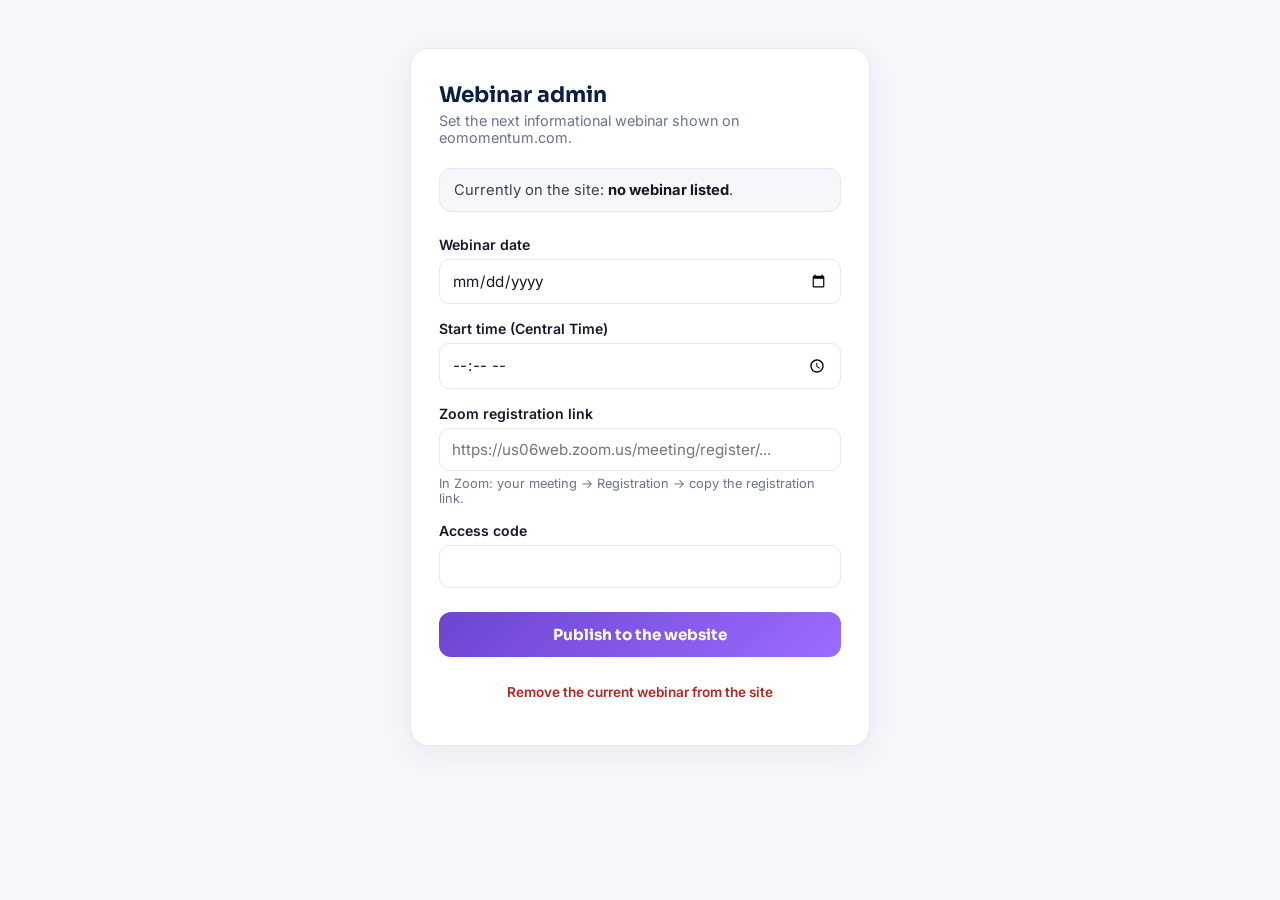
<file: admin.html>
<!DOCTYPE html>
<html lang="en">
<head>
  <meta charset="utf-8" />
  <meta name="viewport" content="width=device-width, initial-scale=1" />
  <meta name="robots" content="noindex, nofollow" />
  <title>EO Momentum - Webinar Admin</title>
  <link rel="preconnect" href="https://fonts.googleapis.com" />
  <link rel="preconnect" href="https://fonts.gstatic.com" crossorigin />
  <link href="https://fonts.googleapis.com/css2?family=Sora:wght@600;700&family=Inter:wght@400;500;600&display=swap" rel="stylesheet" />
  <link rel="icon" type="image/png" sizes="32x32" href="assets/eo-favicon-32.png" />
  <style>
    :root {
      --eo-navy: #0A1F44; --purple: #6D45D0; --violet: #9B6BFF;
      --ink: #16182a; --body: #3a3f55; --muted: #6b7290;
      --line: #e6e8f0; --bg-soft: #f6f7fb; --ok: #147a4d; --err: #b3261e;
    }
    * { box-sizing: border-box; margin: 0; }
    body {
      font-family: 'Inter', system-ui, sans-serif; color: var(--body);
      background: var(--bg-soft); min-height: 100vh; display: flex;
      align-items: flex-start; justify-content: center; padding: 48px 16px;
    }
    .card {
      background: #fff; border: 1px solid var(--line); border-radius: 18px;
      padding: 32px 28px; width: 100%; max-width: 460px;
      box-shadow: 0 8px 30px rgba(10, 31, 68, 0.06);
    }
    h1 { font-family: 'Sora', sans-serif; color: var(--eo-navy); font-size: 1.35rem; margin-bottom: 4px; }
    .sub { color: var(--muted); font-size: 0.9rem; margin-bottom: 22px; }
    .status {
      background: var(--bg-soft); border: 1px solid var(--line); border-radius: 12px;
      padding: 12px 14px; font-size: 0.92rem; margin-bottom: 24px;
    }
    .status strong { color: var(--ink); }
    label { display: block; font-weight: 600; color: var(--ink); font-size: 0.88rem; margin: 16px 0 6px; }
    input {
      width: 100%; padding: 11px 12px; border: 1px solid var(--line); border-radius: 10px;
      font: inherit; font-size: 0.95rem; color: var(--ink); background: #fff;
    }
    input:focus { outline: 2px solid var(--violet); outline-offset: 1px; border-color: var(--violet); }
    .row { display: flex; gap: 12px; }
    .row > div { flex: 1; }
    .hint { color: var(--muted); font-size: 0.8rem; margin-top: 5px; }
    button {
      font-family: 'Sora', sans-serif; font-weight: 700; font-size: 0.95rem;
      border: none; border-radius: 12px; padding: 13px 18px; cursor: pointer; width: 100%;
    }
    .publish { background: linear-gradient(135deg, #6D45D0 0%, #9B6BFF 100%); color: #fff; margin-top: 24px; }
    .publish:hover { filter: brightness(1.07); }
    .remove { background: none; color: var(--err); font-weight: 600; font-family: 'Inter', sans-serif; font-size: 0.85rem; margin-top: 14px; }
    .remove:hover { text-decoration: underline; }
    button:disabled { opacity: 0.55; cursor: default; }
    .msg { margin-top: 18px; font-size: 0.92rem; border-radius: 10px; padding: 12px 14px; display: none; }
    .msg.ok { display: block; background: #eaf6f0; color: var(--ok); }
    .msg.err { display: block; background: #fdeceb; color: var(--err); }
    @media (prefers-color-scheme: dark) {
      body { background: #0d1226; }
      .card { background: #141a33; border-color: #26304f; box-shadow: none; }
      h1 { color: #fff; }
      body, .status { color: #b9c0d8; }
      .status { background: #0d1226; border-color: #26304f; }
      label, input, .status strong { color: #e8eaf4; }
      input { background: #0d1226; border-color: #26304f; }
      .msg.ok { background: #10301f; color: #7fd6a6; }
      .msg.err { background: #3a1512; color: #f2a099; }
    }
  </style>
</head>
<body>
  <div class="card">
    <h1>Webinar admin</h1>
    <p class="sub">Set the next informational webinar shown on eomomentum.com.</p>

    <div class="status" id="status">Checking what's currently on the site&hellip;</div>

    <form id="form">
      <label for="date">Webinar date</label>
      <input type="date" id="date" required />

      <label for="time">Start time (Central Time)</label>
      <input type="time" id="time" required />

      <label for="link">Zoom registration link</label>
      <input type="url" id="link" placeholder="https://us06web.zoom.us/meeting/register/..." required />
      <p class="hint">In Zoom: your meeting &rarr; Registration &rarr; copy the registration link.</p>

      <label for="code">Access code</label>
      <input type="password" id="code" autocomplete="current-password" required />

      <button type="submit" class="publish" id="publishBtn">Publish to the website</button>
      <button type="button" class="remove" id="removeBtn">Remove the current webinar from the site</button>
    </form>

    <div class="msg" id="msg"></div>
  </div>

  <script>
    var msg = document.getElementById('msg');
    var statusBox = document.getElementById('status');
    var publishBtn = document.getElementById('publishBtn');
    var removeBtn = document.getElementById('removeBtn');

    fetch('/webinar.json', { cache: 'no-store' })
      .then(function (r) { return r.json(); })
      .then(function (w) {
        statusBox.innerHTML = (w && w.enabled && w.displayText)
          ? 'Currently on the site: <strong>' + w.displayText + '</strong>'
          : 'Currently on the site: <strong>no webinar listed</strong>.';
      })
      .catch(function () { statusBox.textContent = 'Could not check the current webinar.'; });

    function send(payload) {
      msg.className = 'msg';
      publishBtn.disabled = true; removeBtn.disabled = true;
      publishBtn.textContent = 'Saving…';
      return fetch('/api/webinar', {
        method: 'POST',
        headers: { 'Content-Type': 'application/json' },
        body: JSON.stringify(payload)
      })
        .then(function (r) { return r.json().then(function (j) { return { ok: r.ok, j: j }; }); })
        .then(function (res) {
          msg.className = res.ok ? 'msg ok' : 'msg err';
          msg.textContent = res.ok ? res.j.message : (res.j.error || 'Something went wrong.');
        })
        .catch(function () {
          msg.className = 'msg err';
          msg.textContent = 'Could not reach the server. Check your connection and try again.';
        })
        .finally(function () {
          publishBtn.disabled = false; removeBtn.disabled = false;
          publishBtn.textContent = 'Publish to the website';
        });
    }

    document.getElementById('form').addEventListener('submit', function (e) {
      e.preventDefault();
      send({
        action: 'publish',
        code: document.getElementById('code').value,
        date: document.getElementById('date').value,
        time: document.getElementById('time').value,
        link: document.getElementById('link').value.trim()
      });
    });

    removeBtn.addEventListener('click', function () {
      var code = document.getElementById('code').value;
      if (!code) {
        msg.className = 'msg err';
        msg.textContent = 'Enter the access code first, then click remove.';
        return;
      }
      if (!confirm('Remove the webinar from the website?')) return;
      send({ action: 'remove', code: code });
    });
  </script>
</body>
</html>
</file>
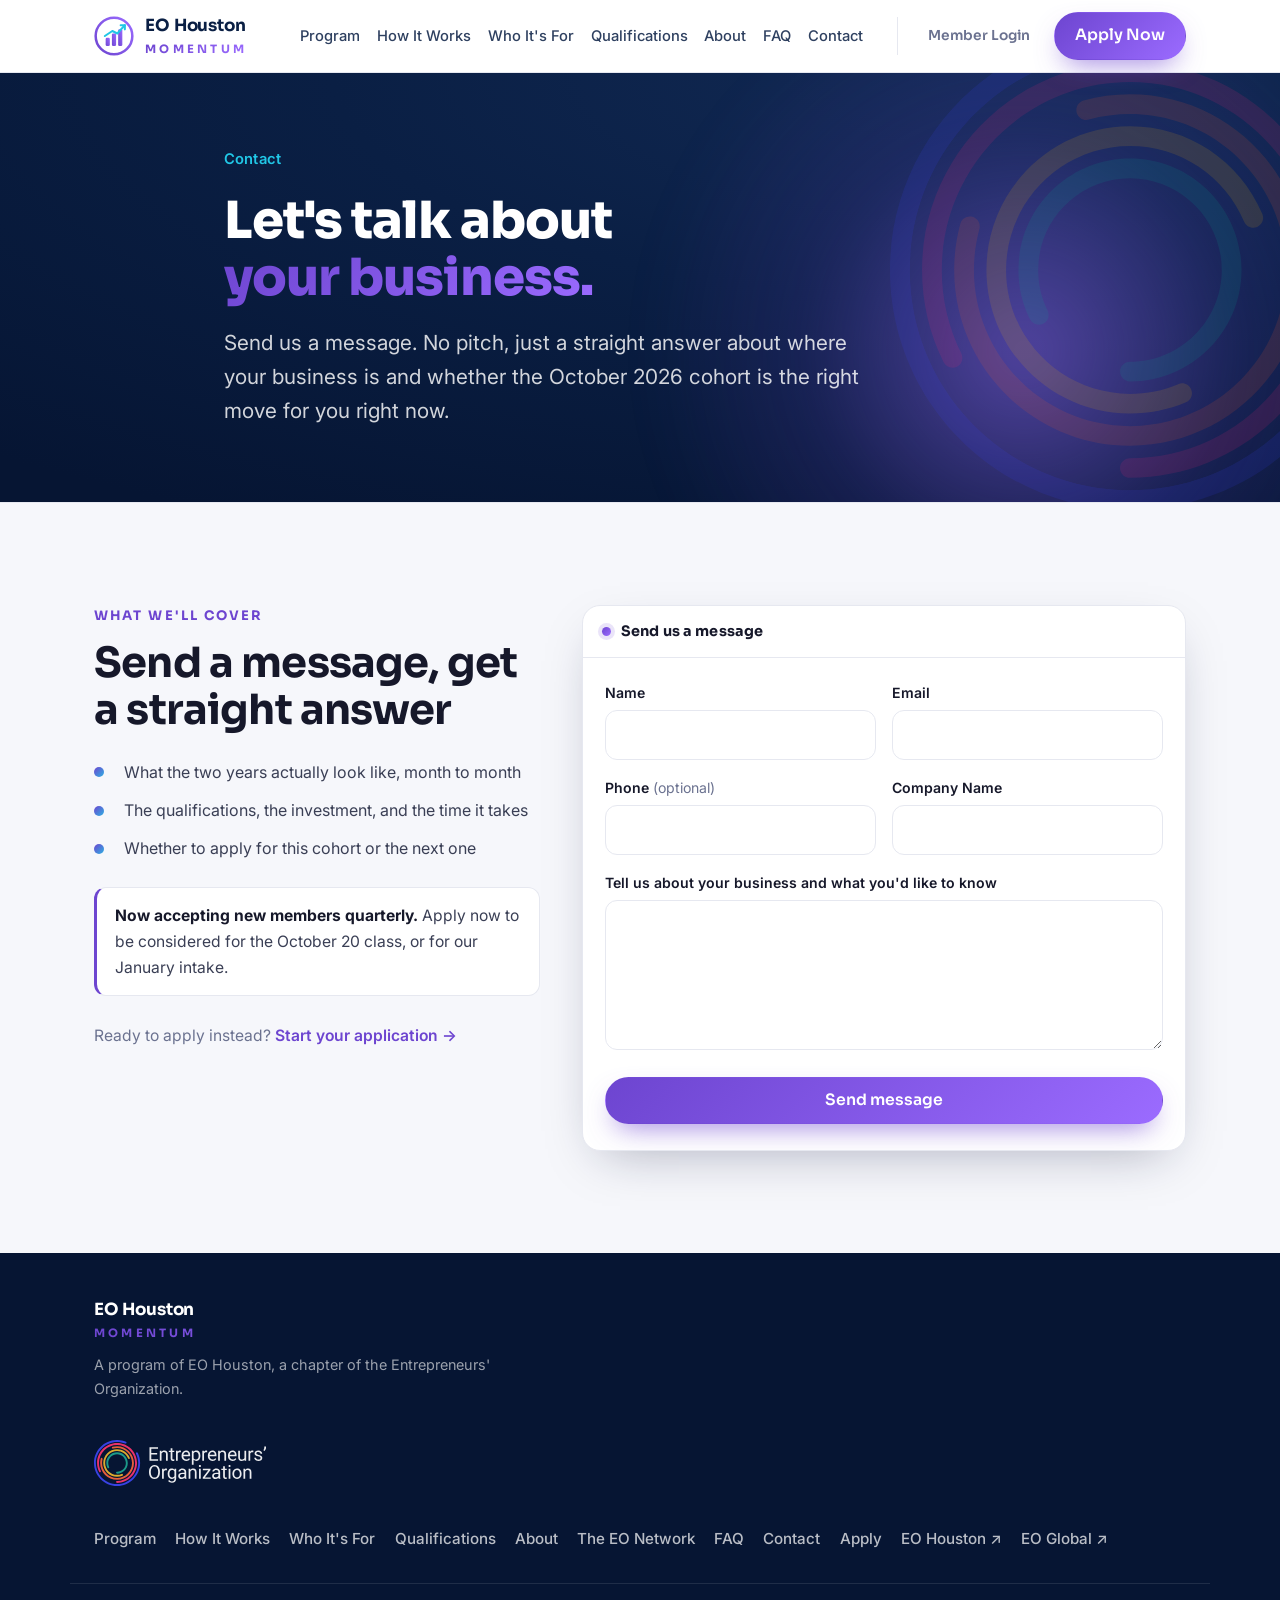
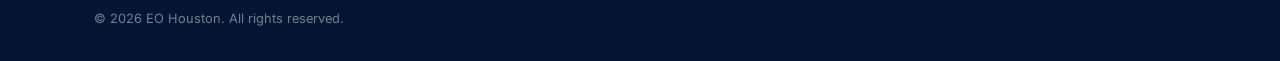
<file: contact.html>
<!DOCTYPE html>
<html lang="en">
<head>
  <meta charset="UTF-8" />
  <meta name="viewport" content="width=device-width, initial-scale=1.0" />
  <title>Contact | EO Houston Momentum</title>
  <meta name="description" content="Send us a message about EO Houston Momentum. A straight answer about your business and whether the October 2026 cohort is the right fit." />
  <meta name="robots" content="index, follow" />
  <meta property="og:title" content="Contact | EO Houston Momentum" />
  <meta property="og:description" content="Send us a message about EO Houston Momentum. No pitch, just a straight conversation about your business." />
  <meta property="og:type" content="website" />
  <meta property="og:url" content="https://eomomentum.com/contact" />
  <meta property="og:image" content="https://eomomentum.com/assets/og-image.png" />
  <meta property="og:image:width" content="1200" />
  <meta property="og:image:height" content="630" />
  <meta property="og:image:alt" content="EO Houston Momentum. Stop grinding. Start growing." />
  <meta name="twitter:card" content="summary_large_image" />
  <meta name="twitter:title" content="Contact | EO Houston Momentum" />
  <meta name="twitter:description" content="Send us a message about EO Houston Momentum." />
  <meta name="twitter:image" content="https://eomomentum.com/assets/og-image.png" />
  <link rel="canonical" href="https://eomomentum.com/contact" />
  <link rel="preconnect" href="https://fonts.googleapis.com" />
  <link rel="preconnect" href="https://fonts.gstatic.com" crossorigin />
  <link href="https://fonts.googleapis.com/css2?family=Sora:wght@400;600;700;800&family=Inter:wght@400;500;600;700&display=swap" rel="stylesheet" />
  <link rel="icon" type="image/png" sizes="32x32" href="assets/eo-favicon-32.png" />
  <link rel="apple-touch-icon" href="assets/eo-apple-touch.png" />
  <link rel="stylesheet" href="styles.css" />
  <!-- Google tag (gtag.js) -->
  <script async src="https://www.googletagmanager.com/gtag/js?id=G-NMEJ7BV822"></script>
  <script>
    window.dataLayer = window.dataLayer || [];
    function gtag(){dataLayer.push(arguments);}
    gtag('js', new Date());
    gtag('config', 'G-NMEJ7BV822');
  </script>
</head>
<body>

  <!-- ===== Header ===== -->
  <header class="site-header" id="top">
    <div class="container header-inner">
      <a href="/" class="brand" aria-label="EO Houston Momentum home">
        <span class="brand-mark" aria-hidden="true">
          <svg viewBox="0 0 48 48" width="40" height="40" role="img" aria-label="Momentum mark">
            <defs>
              <linearGradient id="mg" x1="0" y1="1" x2="1" y2="0">
                <stop offset="0" stop-color="#6D45D0" />
                <stop offset="1" stop-color="#9B6BFF" />
              </linearGradient>
            </defs>
            <circle cx="24" cy="24" r="22" fill="none" stroke="url(#mg)" stroke-width="3" />
            <rect x="14" y="26" width="5" height="10" rx="1.5" fill="url(#mg)" />
            <rect x="21.5" y="21" width="5" height="15" rx="1.5" fill="url(#mg)" />
            <rect x="29" y="16" width="5" height="20" rx="1.5" fill="url(#mg)" />
            <path d="M13 24 L22 18 L28 21 L37 11" fill="none" stroke="#21C7E6" stroke-width="2.5" stroke-linecap="round" stroke-linejoin="round" />
            <path d="M32 11 L37 11 L37 16" fill="none" stroke="#21C7E6" stroke-width="2.5" stroke-linecap="round" stroke-linejoin="round" />
          </svg>
        </span>
        <span class="brand-text">
          <strong>EO Houston</strong>
          <span class="brand-sub">MOMENTUM</span>
        </span>
      </a>

      <nav class="nav" aria-label="Primary">
        <a href="/#program">Program</a>
        <a href="/#journey">How It Works</a>
        <a href="/#fit">Who It's For</a>
        <a href="/#invest">Qualifications</a>
        <a href="/#about">About</a>
        <a href="/#faq">FAQ</a>
        <a href="/contact" aria-current="page">Contact</a>
      </nav>

      <a class="header-login" href="https://eohouston.chapterpro.com/index.php?frontend=1" target="_blank" rel="noopener">Member Login</a>
      <a class="btn btn-primary header-cta" href="/#admissions" data-ga-apply="header_nav">Apply Now</a>

      <button class="nav-toggle" aria-label="Toggle menu" aria-expanded="false">
        <span></span><span></span><span></span>
      </button>
    </div>
    <div class="mobile-nav" hidden>
      <a href="/#program">Program</a>
      <a href="/#journey">How It Works</a>
      <a href="/#fit">Who It's For</a>
      <a href="/#invest">Qualifications</a>
      <a href="/#about">About</a>
      <a href="/#eo">The EO Network</a>
      <a href="/#partners">Partners</a>
      <a href="/#faq">FAQ</a>
      <a href="/contact" aria-current="page">Contact</a>
      <a href="https://eohouston.com" target="_blank" rel="noopener">EO Houston &#8599;</a>
      <a href="https://eohouston.chapterpro.com/index.php?frontend=1" target="_blank" rel="noopener">Member Login</a>
      <a href="/#admissions" class="btn btn-primary" data-ga-apply="mobile_nav">Apply Now</a>
    </div>
  </header>
  <!-- ===== Page hero ===== -->
  <section class="hero hero-compact">
    <div class="hero-glow" aria-hidden="true"></div>
    <img src="assets/eo-mark.svg" class="hero-mark" alt="" aria-hidden="true" />
    <div class="container hero-inner">
      <p class="eyebrow">Contact</p>
      <h1>Let's talk about<br /><span class="grad-text">your business.</span></h1>
      <p class="hero-lead">
        Send us a message. No pitch, just a straight answer about where your business is
        and whether the October 2026 cohort is the right move for you right now.
      </p>
    </div>
  </section>

  <!-- ===== Contact form ===== -->
  <section class="section section-talk" id="book">
    <div class="container talk-grid">
      <div class="talk-copy">
        <p class="kicker">What we'll cover</p>
        <h2>Send a message, get a straight answer</h2>
        <ul class="talk-points">
          <li>What the two years actually look like, month to month</li>
          <li>The qualifications, the investment, and the time it takes</li>
          <li>Whether to apply for this cohort or the next one</li>
        </ul>
        <p class="talk-deadline">
          <strong>Now accepting new members quarterly.</strong> Apply now to be considered for the October 20 class, or for our January intake.
        </p>
        <p class="talk-apply">
          Ready to apply instead?
          <a href="https://docs.google.com/forms/d/e/1FAIpQLSeicrKfptvb-ctvSiq_5z97gZiCk55enUbDkQiiE6VKNJATjg/viewform" target="_blank" rel="noopener" data-ga-apply="contact_page">Start your application &rarr;</a>
        </p>
      </div>

      <div class="talk-embed">
        <div class="talk-embed-head">
          <span class="talk-dot" aria-hidden="true"></span>
          <span>Send us a message</span>
        </div>
        <form class="contact-form" id="contactForm" novalidate>
          <div class="cf-row">
            <div class="cf-field">
              <label for="cf-name">Name</label>
              <input type="text" id="cf-name" name="name" autocomplete="name" required />
            </div>
            <div class="cf-field">
              <label for="cf-email">Email</label>
              <input type="email" id="cf-email" name="email" autocomplete="email" required />
            </div>
          </div>
          <div class="cf-row">
            <div class="cf-field">
              <label for="cf-phone">Phone <span class="cf-optional">(optional)</span></label>
              <input type="tel" id="cf-phone" name="phone" autocomplete="tel" />
            </div>
            <div class="cf-field">
              <label for="cf-company">Company Name</label>
              <input type="text" id="cf-company" name="company" autocomplete="organization" required />
            </div>
          </div>
          <div class="cf-field">
            <label for="cf-message">Tell us about your business and what you'd like to know</label>
            <textarea id="cf-message" name="message" rows="5" required></textarea>
          </div>
          <!-- honeypot, left blank by real visitors -->
          <div class="cf-hp" aria-hidden="true">
            <label for="cf-website">Website</label>
            <input type="text" id="cf-website" name="website" tabindex="-1" autocomplete="off" />
          </div>
          <button type="submit" class="btn btn-primary cf-submit" id="cfSubmit">Send message</button>
          <div class="cf-msg" id="cfMsg" role="status"></div>
        </form>
      </div>
    </div>
  </section>

  <!-- ===== Footer ===== -->
  <footer class="site-footer">
    <div class="container footer-inner">
      <div class="footer-brand">
        <span class="brand-text">
          <strong>EO Houston</strong>
          <span class="brand-sub">MOMENTUM</span>
        </span>
        <p>A program of EO Houston, a chapter of the Entrepreneurs' Organization.</p>
        <a class="footer-eo" href="https://eohouston.com" target="_blank" rel="noopener" aria-label="Visit EO Houston, part of the Entrepreneurs' Organization">
          <img src="assets/eo-logo-color-white.svg" alt="Entrepreneurs' Organization" width="222" height="60" />
        </a>
      </div>
      <nav class="footer-nav" aria-label="Footer">
        <a href="/#program">Program</a>
        <a href="/#journey">How It Works</a>
        <a href="/#fit">Who It's For</a>
        <a href="/#invest">Qualifications</a>
        <a href="/#about">About</a>
        <a href="/#eo">The EO Network</a>
        <a href="/#faq">FAQ</a>
        <a href="/contact">Contact</a>
        <a href="/#admissions">Apply</a>
        <a href="https://eohouston.com" target="_blank" rel="noopener">EO Houston &#8599;</a>
        <a href="https://www.eonetwork.org" target="_blank" rel="noopener">EO Global &#8599;</a>
      </nav>
    </div>
    <div class="container footer-legal">
      <p>&copy; <span id="year">2026</span> EO Houston. All rights reserved.</p>
    </div>
  </footer>
  <script src="main.js"></script>
</body>
</html>
</file>
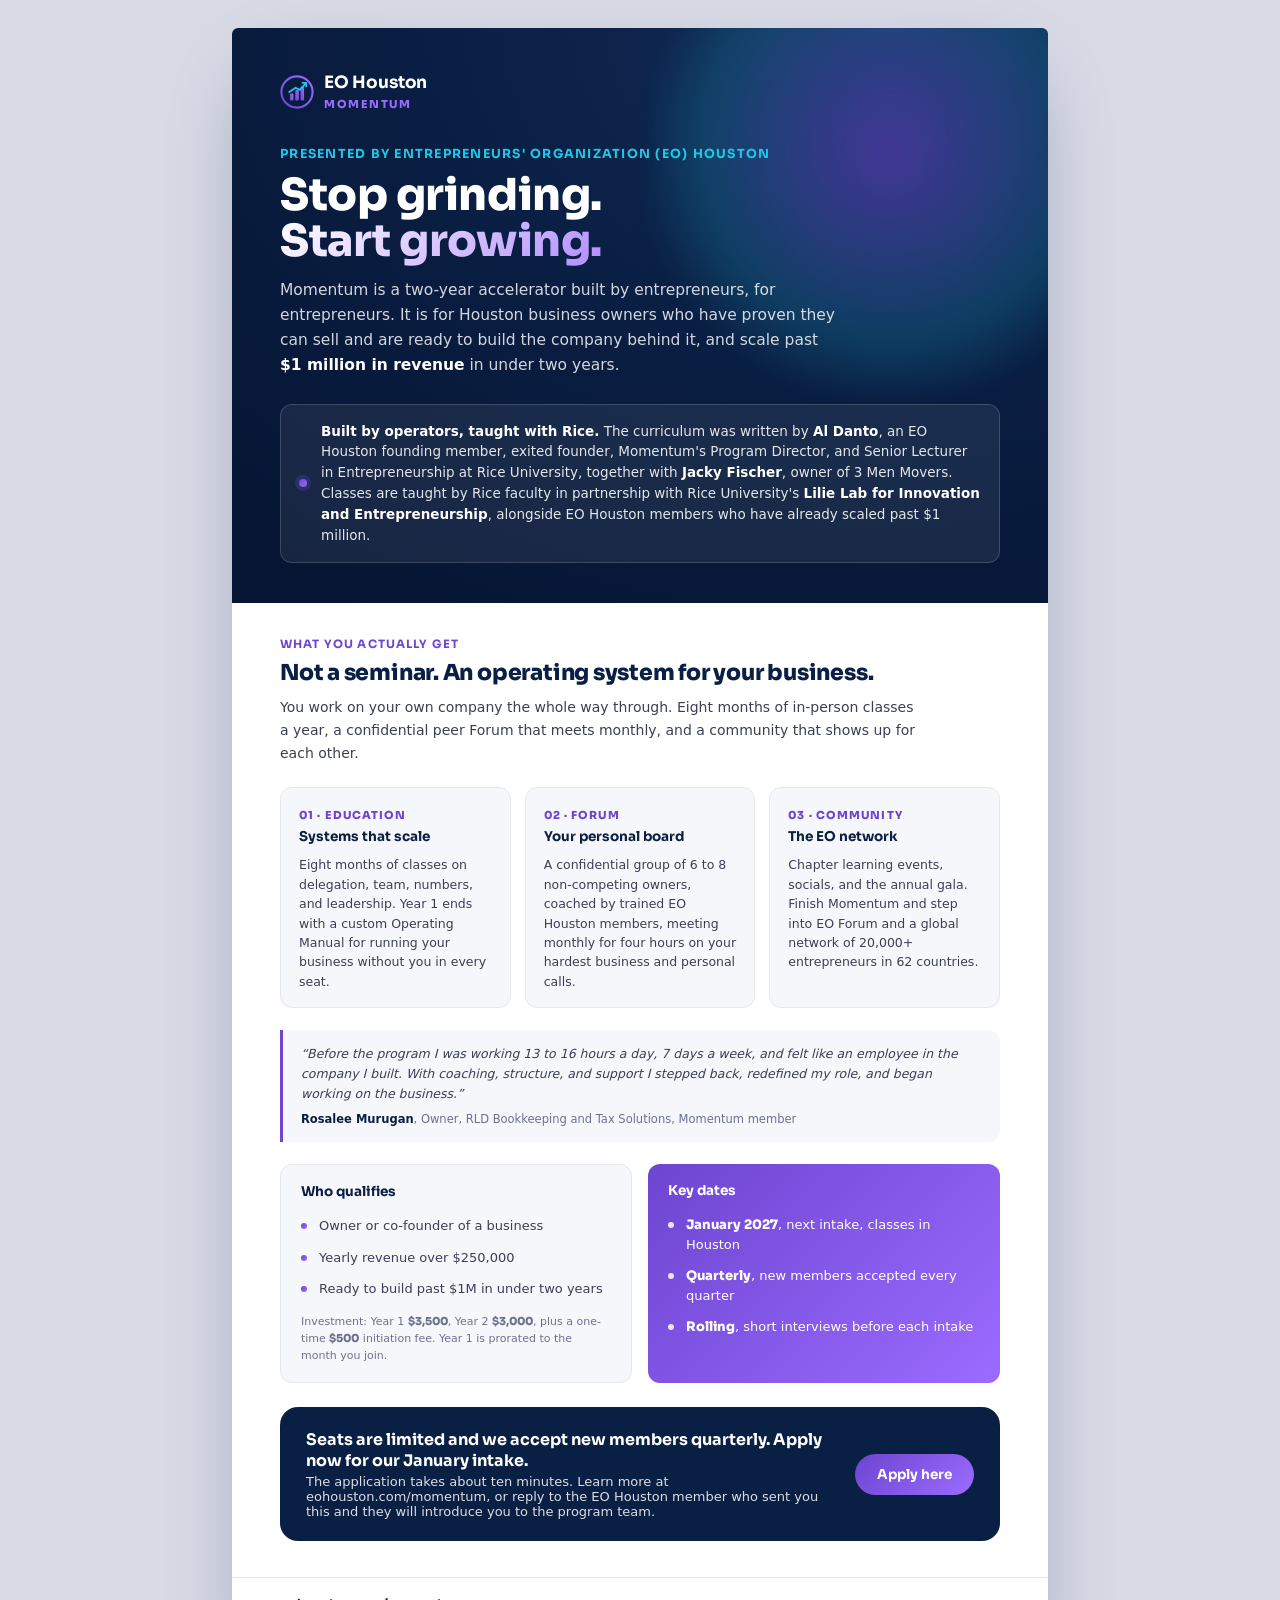
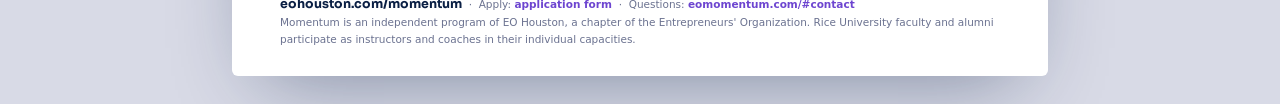
<file: referral-flier.html>
<!DOCTYPE html>
<html lang="en">
<head>
  <meta charset="utf-8" />
  <meta name="viewport" content="width=device-width, initial-scale=1" />
  <title>EO Houston Momentum &mdash; Referred by an EO Houston member</title>
  <meta name="robots" content="noindex, nofollow" />
  <link rel="preconnect" href="https://fonts.googleapis.com" />
  <link rel="preconnect" href="https://fonts.gstatic.com" crossorigin />
  <link href="https://fonts.googleapis.com/css2?family=Sora:wght@700;800&display=swap" rel="stylesheet" />
  <link rel="icon" type="image/png" sizes="32x32" href="assets/eo-favicon-32.png" />
  <style>
    :root {
      --eo-navy: #0A1F44;
      --eo-navy-deep: #061533;
      --eo-navy-soft: #122a55;
      --purple: #6D45D0;
      --violet: #9B6BFF;
      --cyan: #21C7E6;
      --ink: #16182a;
      --body: #3a3f55;
      --muted: #6b7290;
      --line: #e6e8f0;
      --bg-soft: #f6f7fb;
      --grad: linear-gradient(135deg, #6D45D0 0%, #9B6BFF 100%);
      --radius: 18px;
      --radius-sm: 12px;
      --shadow: 0 18px 50px -20px rgba(16, 22, 60, 0.35);
    }
    * { box-sizing: border-box; }
    body {
      margin: 0; background: #d8dae6;
      font-family: -apple-system, BlinkMacSystemFont, "Segoe UI", system-ui, sans-serif;
      color: var(--body); display: flex; justify-content: center; align-items: flex-start;
      padding: 28px 12px;
    }
    .sheet {
      width: 816px; max-width: 100%; background: #fff; border-radius: 6px;
      overflow: hidden; box-shadow: 0 30px 80px -30px rgba(10,31,68,0.45);
    }
    .hero {
      position: relative; overflow: hidden;
      background: radial-gradient(120% 120% at 80% 0%, var(--eo-navy-soft) 0%, var(--eo-navy) 45%, var(--eo-navy-deep) 100%);
      padding: 44px 48px 40px; color: #fff;
    }
    .hero-glow {
      position: absolute; inset: -20% -10% auto auto; width: 480px; height: 480px;
      background: radial-gradient(circle, rgba(109,69,208,0.55) 0%, rgba(33,199,230,0.18) 55%, transparent 75%);
      filter: blur(10px); pointer-events: none;
    }
    .brand { display: flex; align-items: center; gap: 10px; position: relative; z-index: 1; }
    .brand-text strong { font-family: 'Sora', sans-serif; font-size: 17px; letter-spacing: -0.01em; display: block; }
    .brand-text span { font-family: 'Sora', sans-serif; font-size: 11px; font-weight: 800; letter-spacing: 0.14em; color: var(--violet); }
    .eyebrow {
      position: relative; z-index: 1; margin: 34px 0 10px;
      font-family: 'Sora', sans-serif; font-weight: 700; font-size: 12.5px;
      letter-spacing: 0.1em; text-transform: uppercase; color: var(--cyan);
    }
    .headline {
      position: relative; z-index: 1; margin: 0 0 14px;
      font-family: 'Sora', sans-serif; font-weight: 800; font-size: 44px; line-height: 1.05;
      letter-spacing: -0.01em;
    }
    .headline .grad {
      background: linear-gradient(135deg, #fff 0%, var(--violet) 130%);
      -webkit-background-clip: text; background-clip: text; color: transparent;
    }
    .hero-sub {
      position: relative; z-index: 1; font-size: 15.5px; line-height: 1.6;
      color: rgba(255,255,255,0.82); max-width: 560px; margin: 0;
    }
    .hero-sub strong { color: #fff; }
    .credibility {
      position: relative; z-index: 1; margin-top: 26px;
      background: rgba(255,255,255,0.07); border: 1px solid rgba(255,255,255,0.16);
      border-radius: var(--radius-sm); padding: 16px 18px;
      display: flex; align-items: center; gap: 14px;
    }
    .credibility .dot {
      flex: none; width: 8px; height: 8px; border-radius: 50%; background: var(--grad);
      box-shadow: 0 0 0 4px rgba(109,69,208,0.25);
    }
    .credibility p { margin: 0; font-size: 13.5px; line-height: 1.55; color: rgba(255,255,255,0.88); }
    .credibility strong { color: #fff; }

    .content { padding: 34px 48px 8px; }
    .kicker {
      font-family: 'Sora', sans-serif; font-weight: 700; font-size: 11.5px;
      letter-spacing: 0.1em; text-transform: uppercase; color: var(--purple); margin: 0 0 8px;
    }
    h2 {
      font-family: 'Sora', sans-serif; font-weight: 800; font-size: 22px;
      color: var(--eo-navy); margin: 0 0 10px; letter-spacing: -0.01em;
    }
    .lede { font-size: 14px; line-height: 1.65; color: var(--body); margin: 0 0 22px; max-width: 640px; }

    .feature-photo { margin: 0 0 26px; border-radius: var(--radius-sm); overflow: hidden; box-shadow: var(--shadow); }
    .feature-photo img { display: block; width: 100%; height: 230px; object-fit: cover; }
    .feature-caption {
      background: var(--eo-navy); color: rgba(255,255,255,0.82); font-size: 11.5px;
      padding: 8px 14px; font-style: italic;
    }

    .stats {
      display: grid; grid-template-columns: repeat(4, 1fr); gap: 0;
      border: 1px solid var(--line); border-radius: var(--radius-sm); overflow: hidden;
      margin-bottom: 26px;
    }
    .stats div { padding: 16px 10px; text-align: center; border-left: 1px solid var(--line); }
    .stats div:first-child { border-left: 0; }
    .stat-num { display: block; font-family: 'Sora', sans-serif; font-weight: 800; font-size: 19px; color: var(--eo-navy); }
    .stat-label { display: block; font-size: 10.5px; text-transform: uppercase; letter-spacing: 0.06em; color: var(--muted); margin-top: 3px; }

    .grid2 { display: grid; grid-template-columns: 1fr 1fr; gap: 16px; margin-bottom: 24px; }
    .card {
      border: 1px solid var(--line); border-radius: var(--radius-sm); padding: 18px 20px;
      background: var(--bg-soft);
    }
    .card h3 {
      font-family: 'Sora', sans-serif; font-weight: 700; font-size: 13.5px; color: var(--eo-navy);
      margin: 0 0 10px;
    }
    .card ul { list-style: none; margin: 0; padding: 0; }
    .card li {
      font-size: 13px; color: var(--body); padding: 6px 0 6px 18px; position: relative; line-height: 1.5;
    }
    .card li::before { content: ''; position: absolute; left: 0; top: 13px; width: 6px; height: 6px; border-radius: 50%; background: var(--grad); }
    .card.accent { background: var(--grad); border: none; }
    .card.accent h3, .card.accent li { color: #fff; }
    .card.accent li::before { background: #fff; opacity: 0.85; }
    .card .price { font-family: 'Sora', sans-serif; font-weight: 800; }

    .onramp {
      display: flex; gap: 16px; align-items: center; border: 1px solid var(--line);
      border-radius: var(--radius-sm); padding: 16px; margin-bottom: 24px; background: #fff;
    }
    .onramp img { flex: none; width: 92px; height: 92px; border-radius: var(--radius-sm); object-fit: cover; }
    .onramp .txt h3 {
      font-family: 'Sora', sans-serif; font-weight: 700; font-size: 13.5px; color: var(--eo-navy); margin: 0 0 6px;
    }
    .onramp .txt p { margin: 0; font-size: 12.5px; line-height: 1.6; color: var(--body); }
    .onramp .txt a { color: var(--purple); font-weight: 600; text-decoration: none; }

    .cta-row {
      display: flex; align-items: center; justify-content: space-between; gap: 16px;
      background: var(--eo-navy); border-radius: var(--radius); padding: 22px 26px;
      margin: 6px 0 28px;
    }
    .cta-row p { margin: 0; color: rgba(255,255,255,0.85); font-size: 13px; }
    .cta-row strong { display: block; color: #fff; font-family: 'Sora', sans-serif; font-size: 16px; margin-bottom: 3px; }
    .btn {
      flex: none; display: inline-block; font-family: 'Sora', sans-serif; font-weight: 700; font-size: 13.5px;
      color: #fff; background: var(--grad); padding: 12px 22px; border-radius: 999px; text-decoration: none;
      white-space: nowrap;
    }

    footer {
      border-top: 1px solid var(--line); padding: 16px 48px 28px;
      font-size: 10.5px; line-height: 1.6; color: var(--muted);
    }
    footer .url { font-family: 'Sora', sans-serif; font-weight: 700; color: var(--eo-navy); font-size: 12.5px; }

    @media print {
      @page { size: letter; margin: 0.3in; }
      * {
        -webkit-print-color-adjust: exact !important;
        print-color-adjust: exact !important;
        color-adjust: exact !important;
      }
      body { background: #fff; padding: 0; display: block; }
      .sheet { width: 100%; max-width: 100%; box-shadow: none; border-radius: 0; }
      .feature-photo { display: none; }
      .hero { padding: 17px 30px 15px; }
      .headline { font-size: 32px; margin-bottom: 8px; }
      .hero-sub { font-size: 12.5px; }
      .credibility { margin-top: 8px; padding: 10px 14px; }
      .credibility p { font-size: 11.5px; }
      .content { padding: 13px 30px 4px; }
      .lede { font-size: 12.5px; margin-bottom: 12px; }
      .stats { margin-bottom: 11px; }
      .stats div { padding: 9px 8px; }
      .stat-num { font-size: 16px; }
      .grid2 { margin-bottom: 11px; gap: 12px; }
      .card { padding: 11px 14px; }
      .card h3 { margin-bottom: 6px; }
      .card li { padding: 4px 0 4px 16px; font-size: 12px; }
      .onramp { padding: 11px; margin-bottom: 14px; gap: 12px; }
      .onramp img { width: 58px; height: 58px; }
      .onramp .txt p { font-size: 11.5px; }
      .cta-row { padding: 13px 18px; margin: 3px 0 12px; }
      footer { padding: 7px 30px 10px; }
      .hero, .card, .stats, .grid2, .onramp, .cta-row { break-inside: avoid; }
    }
  
    .grid3 { display: grid; grid-template-columns: 1fr 1fr 1fr; gap: 14px; margin-bottom: 22px; }
    .grid3 .card { padding: 16px 18px; }
    .grid3 .card p { margin: 0; font-size: 12.5px; line-height: 1.55; color: var(--body); }
    .step { display: inline-block; font-family: 'Sora', sans-serif; font-weight: 800; font-size: 11px; color: var(--purple); letter-spacing: 0.1em; margin-bottom: 6px; }
    .quote { display: flex; gap: 14px; align-items: flex-start; border-left: 3px solid var(--purple); background: var(--bg-soft); border-radius: 0 var(--radius-sm) var(--radius-sm) 0; padding: 14px 18px; margin-bottom: 22px; }
    .quote p { margin: 0; font-size: 12.5px; line-height: 1.6; color: var(--body); font-style: italic; }
    .quote cite { display: block; margin-top: 6px; font-style: normal; font-size: 11.5px; color: var(--muted); }
    .quote cite strong { color: var(--eo-navy); }
    .dues { display: flex; gap: 18px; align-items: baseline; flex-wrap: wrap; margin: 0; padding: 0; list-style: none; }
    .dues li { font-size: 12.5px; color: var(--body); }
    .dues .price { font-size: 15px; color: var(--eo-navy); }
    .card .fine { margin: 8px 0 0; font-size: 11px; color: var(--muted); line-height: 1.5; }
    @media print {
      .grid3 { gap: 10px; margin-bottom: 10px; }
      .grid3 .card { padding: 10px 12px; }
      .grid3 .card p { font-size: 11.5px; }
      .quote { padding: 9px 12px; margin-bottom: 10px; }
      .quote p { font-size: 11.5px; }
      .grid3, .quote { break-inside: avoid; }
      .headline .grad { background: none; -webkit-background-clip: initial; background-clip: initial; color: var(--violet); -webkit-text-fill-color: var(--violet); }
      .hero { padding: 14px 30px 12px; }
      .eyebrow { margin: 14px 0 6px; font-size: 11px; }
      .headline { font-size: 28px; margin-bottom: 6px; }
      .hero-sub { font-size: 12px; line-height: 1.5; }
      .credibility { margin-top: 8px; padding: 8px 12px; }
      .credibility p { font-size: 11px; line-height: 1.45; }
      .content { padding: 10px 30px 2px; }
      h2 { font-size: 18px; margin-bottom: 6px; }
      .lede { font-size: 12px; margin-bottom: 9px; line-height: 1.5; }
      .grid3 .card p { font-size: 11px; line-height: 1.45; }
      .grid3 .card h3 { font-size: 12.5px; margin-bottom: 4px; }
      .quote p { font-size: 11px; line-height: 1.5; }
      .card .fine { font-size: 10.5px; margin-top: 5px; }
      .card li { font-size: 11.5px; padding: 3px 0 3px 16px; }
      .cta-row { padding: 11px 16px; margin: 2px 0 8px; }
      .cta-row p { font-size: 11.5px; }
      .cta-row strong { font-size: 13px; }
      .btn { font-size: 12px; padding: 10px 18px; }
      footer { padding: 6px 30px 0; font-size: 9.5px; }
    }
    /* Intake phase: "now" copy runs through the October 20, 2026 first class; "later" copy is the evergreen quarterly version. */
    [data-phase="later"] { display: none; }
    html.phase-later [data-phase="now"] { display: none; }
    html.phase-later [data-phase="later"] { display: block; }
  </style>
  <script>
    (function () {
      var q = location.search;
      var later = /phase=later/.test(q) || (!/phase=now/.test(q) && new Date() > new Date('2026-10-20T23:59:59-05:00'));
      if (later) document.documentElement.classList.add('phase-later');
    })();
  </script>
</head>
<body>
  <div class="sheet">
    <div class="hero">
      <div class="hero-glow"></div>
      <div class="brand">
        <svg viewBox="0 0 48 48" width="34" height="34" role="img" aria-label="Momentum mark">
          <defs>
            <linearGradient id="mg" x1="0" y1="1" x2="1" y2="0">
              <stop offset="0" stop-color="#6D45D0" />
              <stop offset="1" stop-color="#9B6BFF" />
            </linearGradient>
          </defs>
          <circle cx="24" cy="24" r="22" fill="none" stroke="url(#mg)" stroke-width="3" />
          <rect x="14" y="26" width="5" height="10" rx="1.5" fill="url(#mg)" />
          <rect x="21.5" y="21" width="5" height="15" rx="1.5" fill="url(#mg)" />
          <rect x="29" y="16" width="5" height="20" rx="1.5" fill="url(#mg)" />
          <path d="M13 24 L22 18 L28 21 L37 11" fill="none" stroke="#21C7E6" stroke-width="2.5" stroke-linecap="round" stroke-linejoin="round" />
          <path d="M32 11 L37 11 L37 16" fill="none" stroke="#21C7E6" stroke-width="2.5" stroke-linecap="round" stroke-linejoin="round" />
        </svg>
        <span class="brand-text"><strong>EO Houston</strong><span>MOMENTUM</span></span>
      </div>
      <p class="eyebrow">Presented by Entrepreneurs' Organization (EO) Houston</p>
      <h1 class="headline">Stop grinding.<br /><span class="grad">Start growing.</span></h1>
      <p class="hero-sub">
        Momentum is a two-year accelerator built by entrepreneurs, for entrepreneurs. It is for Houston business owners
        who have proven they can sell and are ready to build the company behind it, and scale past
        <strong>$1 million in revenue</strong> in under two years.
      </p>
      <div class="credibility">
        <span class="dot"></span>
        <p>
          <strong>Built by operators, taught with Rice.</strong> The curriculum was written by
          <strong>Al Danto</strong>, an EO Houston founding member, exited founder, Momentum's Program Director, and Senior Lecturer in
          Entrepreneurship at Rice University, together with <strong>Jacky Fischer</strong>, owner of 3 Men Movers. Classes are
          taught by Rice faculty in partnership with Rice University's <strong>Lilie Lab for Innovation and Entrepreneurship</strong>,
          alongside EO Houston members who have already scaled past $1 million.
        </p>
      </div>
    </div>

    <div class="content">
      <p class="kicker">What you actually get</p>
      <h2>Not a seminar. An operating system for your business.</h2>
      <p class="lede">
        You work on your own company the whole way through. Eight months of in-person classes a year,
        a confidential peer Forum that meets monthly, and a community that shows up for each other.
      </p>

      <div class="grid3">
        <div class="card">
          <span class="step">01 &middot; EDUCATION</span>
          <h3>Systems that scale</h3>
          <p>Eight months of classes on delegation, team, numbers, and leadership. Year 1 ends with a custom Operating Manual for running your business without you in every seat.</p>
        </div>
        <div class="card">
          <span class="step">02 &middot; FORUM</span>
          <h3>Your personal board</h3>
          <p>A confidential group of 6 to 8 non-competing owners, coached by trained EO Houston members, meeting monthly for four hours on your hardest business and personal calls.</p>
        </div>
        <div class="card">
          <span class="step">03 &middot; COMMUNITY</span>
          <h3>The EO network</h3>
          <p>Chapter learning events, socials, and the annual gala. Finish Momentum and step into EO Forum and a global network of 20,000+ entrepreneurs in 62 countries.</p>
        </div>
      </div>

      <div class="quote">
        <p>&ldquo;Before the program I was working 13 to 16 hours a day, 7 days a week, and felt like an employee in the company I built.
        With coaching, structure, and support I stepped back, redefined my role, and began working on the business.&rdquo;
        <cite><strong>Rosalee Murugan</strong>, Owner, RLD Bookkeeping and Tax Solutions, Momentum member</cite></p>
      </div>

      <div class="grid2">
        <div class="card">
          <h3>Who qualifies</h3>
          <ul>
            <li>Owner or co-founder of a business</li>
            <li>Yearly revenue over $250,000</li>
            <li>Ready to build past $1M in under two years</li>
          </ul>
          <p class="fine">Investment: Year 1 <span class="price">$3,500</span>, Year 2 <span class="price">$3,000</span>, plus a one-time <span class="price">$500</span> initiation fee. Year 1 is prorated to the month you join.</p>
        </div>
        <div class="card accent">
          <h3>Key dates</h3>
          <ul data-phase="now">
            <li><span class="price">Oct 20, 2026</span>, first class in Houston</li>
            <li><span class="price">January 2027</span>, next intake</li>
            <li><span class="price">Quarterly</span>, new members accepted every quarter</li>
          </ul>
          <ul data-phase="later">
            <li><span class="price">January 2027</span>, next intake, classes in Houston</li>
            <li><span class="price">Quarterly</span>, new members accepted every quarter</li>
            <li><span class="price">Rolling</span>, short interviews before each intake</li>
          </ul>
        </div>
      </div>

      <div class="cta-row">
        <p data-phase="now"><strong>Seats are limited. Apply now to be considered for the October 20 class, or for our January intake.</strong>
        The application takes about ten minutes. Learn more at eohouston.com/momentum, or reply to the EO Houston member who sent you this and they will introduce you to the program team.</p>
        <p data-phase="later"><strong>Seats are limited and we accept new members quarterly. Apply now for our January intake.</strong>
        The application takes about ten minutes. Learn more at eohouston.com/momentum, or reply to the EO Houston member who sent you this and they will introduce you to the program team.</p>
        <a class="btn" href="https://docs.google.com/forms/d/e/1FAIpQLSeicrKfptvb-ctvSiq_5z97gZiCk55enUbDkQiiE6VKNJATjg/viewform">Apply here</a>
      </div>
    </div>

    <footer>
      <span class="url">eohouston.com/momentum</span> &nbsp;&middot;&nbsp; Apply: <a href="https://docs.google.com/forms/d/e/1FAIpQLSeicrKfptvb-ctvSiq_5z97gZiCk55enUbDkQiiE6VKNJATjg/viewform" style="color:var(--purple);text-decoration:none;font-weight:600">application form</a> &nbsp;&middot;&nbsp; Questions: <a href="https://eomomentum.com/#contact" style="color:var(--purple);text-decoration:none;font-weight:600">eomomentum.com/#contact</a><br />
      Momentum is an independent program of EO Houston, a chapter of the Entrepreneurs' Organization. Rice University faculty and alumni participate as instructors and coaches in their individual capacities.
    </footer>
  </div>
</body>
</html>
</file>
<file: styles.css>
/* ===========================================================
   EO Houston Momentum - styles
   EO navy base + Momentum purple gradient accent
   =========================================================== */

:root {
  --eo-navy:        #0A1F44;
  --eo-navy-deep:   #061533;
  --eo-navy-soft:   #122a55;
  --purple:         #6D45D0;
  --violet:         #9B6BFF;
  --cyan:           #21C7E6;
  --ink:            #16182a;
  --body:           #3a3f55;
  --muted:          #6b7290;
  --line:           #e6e8f0;
  --bg:             #ffffff;
  --bg-soft:        #f6f7fb;
  --grad:           linear-gradient(135deg, #6D45D0 0%, #9B6BFF 100%);
  --grad-cyan:      linear-gradient(135deg, #6D45D0 0%, #21C7E6 120%);
  --radius:         18px;
  --radius-sm:      12px;
  --shadow:         0 18px 50px -20px rgba(16, 22, 60, 0.35);
  --container:      1140px;
}

* { box-sizing: border-box; }

html { scroll-behavior: smooth; scroll-padding-top: 84px; }

body {
  margin: 0;
  font-family: 'Inter', system-ui, -apple-system, Segoe UI, Roboto, sans-serif;
  color: var(--body);
  background: var(--bg);
  line-height: 1.65;
  -webkit-font-smoothing: antialiased;
}

h1, h2, h3, .brand-text strong {
  font-family: 'Sora', 'Inter', sans-serif;
  color: var(--ink);
  line-height: 1.12;
  letter-spacing: -0.02em;
  margin: 0 0 0.5em;
}

h1 { font-size: clamp(2.4rem, 5.5vw, 4.1rem); font-weight: 800; }
h2 { font-size: clamp(1.7rem, 3.4vw, 2.6rem); font-weight: 700; }
h3 { font-size: 1.3rem; font-weight: 700; }

p { margin: 0 0 1.1rem; }

a { color: var(--purple); text-decoration: none; }

.container { width: 100%; max-width: var(--container); margin: 0 auto; padding: 0 24px; }
.narrow { max-width: 820px; }
.center { text-align: center; }

.grad-text {
  background: var(--grad);
  -webkit-background-clip: text;
  background-clip: text;
  color: transparent;
}

/* ===== Buttons ===== */
.btn {
  display: inline-flex;
  align-items: center;
  justify-content: center;
  gap: 0.5rem;
  font-family: 'Sora', sans-serif;
  font-weight: 600;
  font-size: 0.98rem;
  padding: 0.8rem 1.5rem;
  border-radius: 999px;
  border: 1.5px solid transparent;
  cursor: pointer;
  transition: transform 0.15s ease, box-shadow 0.2s ease, background 0.2s ease;
  white-space: nowrap;
}
.btn-lg { padding: 1rem 2rem; font-size: 1.05rem; }
.btn-primary {
  background: var(--grad);
  color: #fff;
  box-shadow: 0 12px 28px -10px rgba(109, 69, 208, 0.7);
}
.btn-primary:hover { transform: translateY(-2px); box-shadow: 0 16px 34px -10px rgba(109, 69, 208, 0.85); }
.btn-ghost {
  background: transparent;
  color: #fff;
  border-color: rgba(255, 255, 255, 0.4);
}
.btn-ghost:hover { background: rgba(255, 255, 255, 0.08); border-color: #fff; }

/* ===== Header ===== */
.site-header {
  position: sticky;
  top: 0;
  z-index: 50;
  background: rgba(255, 255, 255, 0.88);
  backdrop-filter: saturate(180%) blur(14px);
  border-bottom: 1px solid var(--line);
}
.header-inner { display: flex; align-items: center; gap: 1.5rem; height: 72px; }
.brand { display: flex; align-items: center; gap: 0.7rem; }
.brand-mark { display: inline-flex; }
.brand-text { display: flex; flex-direction: column; line-height: 1; }
.brand-text strong { font-size: 1.05rem; color: var(--eo-navy); letter-spacing: -0.01em; }
.brand-sub {
  font-family: 'Sora', sans-serif;
  font-weight: 700;
  font-size: 0.72rem;
  letter-spacing: 0.28em;
  background: var(--grad);
  -webkit-background-clip: text;
  background-clip: text;
  color: transparent;
}
.nav { display: flex; gap: 1.05rem; margin-left: auto; }
.nav a {
  color: var(--eo-navy);
  font-weight: 500;
  font-size: 0.92rem;
  opacity: 0.85;
  white-space: nowrap;
  transition: opacity 0.15s ease;
}
.nav a:hover { opacity: 1; }
.nav .nav-ext { font-weight: 600; color: var(--purple); opacity: 1; }
.nav .nav-ext:hover { color: var(--violet); }
.header-login {
  color: var(--muted);
  font-family: 'Sora', sans-serif;
  font-weight: 600;
  font-size: 0.86rem;
  white-space: nowrap;
  margin-left: 0.6rem;
  padding: 0.45rem 0 0.45rem 1.9rem;
  border-left: 1px solid var(--line);
}
.header-login:hover { color: var(--purple); }
.header-cta { padding: 0.6rem 1.25rem; }

.nav-toggle { display: none; flex-direction: column; gap: 5px; background: none; border: 0; cursor: pointer; padding: 6px; }
.nav-toggle span { width: 24px; height: 2px; background: var(--eo-navy); border-radius: 2px; transition: 0.2s; }

.mobile-nav { display: none; flex-direction: column; gap: 0.4rem; padding: 1rem 24px 1.5rem; background: #fff; border-bottom: 1px solid var(--line); }
.mobile-nav a { color: var(--eo-navy); font-weight: 600; padding: 0.6rem 0; }
.mobile-nav .btn { margin-top: 0.5rem; }

/* ===== Hero ===== */
.hero {
  position: relative;
  background: radial-gradient(120% 120% at 80% 0%, var(--eo-navy-soft) 0%, var(--eo-navy) 45%, var(--eo-navy-deep) 100%);
  color: #fff;
  overflow: hidden;
  padding: clamp(3.5rem, 9vw, 7rem) 0 clamp(4rem, 9vw, 7rem);
}
.hero-glow {
  position: absolute;
  top: -25%;
  right: -10%;
  width: 60vw;
  height: 60vw;
  background: radial-gradient(circle, rgba(155, 107, 255, 0.5) 0%, rgba(109, 69, 208, 0.15) 40%, transparent 70%);
  filter: blur(20px);
  pointer-events: none;
}
.hero-mark {
  position: absolute;
  top: -10%;
  right: -7%;
  width: min(42vw, 480px);
  height: auto;
  opacity: 0.12;
  pointer-events: none;
  filter: saturate(1.3);
}
.hero-inner { position: relative; max-width: 880px; z-index: 1; }
/* Short hero for interior pages (contact) */
.hero-compact { padding: clamp(2.6rem, 6vw, 4.6rem) 0 clamp(2.8rem, 6vw, 4.6rem); }
.hero-compact h1 { font-size: clamp(2.1rem, 4.4vw, 3.2rem); }
.hero-compact .hero-lead { margin-bottom: 0; }
.eyebrow {
  text-transform: none;
  font-size: 0.92rem;
  font-weight: 600;
  color: var(--cyan);
  margin-bottom: 1.3rem;
  letter-spacing: 0.01em;
}
.hero h1 { color: #fff; margin-bottom: 1.2rem; }
.hero-lead {
  font-size: clamp(1.05rem, 2vw, 1.3rem);
  color: rgba(255, 255, 255, 0.82);
  max-width: 660px;
  margin-bottom: 2rem;
}
.hero-lead strong { color: #fff; }
.hero-actions { display: flex; flex-wrap: wrap; gap: 1rem; margin-bottom: 1.8rem; }

.hero-webinar {
  display: inline-flex; align-items: center; gap: 0.8rem; flex-wrap: wrap;
  margin: 0 0 2.6rem; padding: 0.65rem 1rem;
  background: rgba(255, 255, 255, 0.06); border: 1px solid rgba(255, 255, 255, 0.16);
  border-radius: var(--radius-sm); text-decoration: none;
  transition: background 0.15s ease, border-color 0.15s ease;
}
.hero-webinar[hidden] { display: none; }
.hero-webinar:hover { background: rgba(255, 255, 255, 0.1); border-color: rgba(255, 255, 255, 0.32); }
.hw-tag {
  font-family: 'Sora', sans-serif; font-size: 0.68rem; font-weight: 700;
  text-transform: uppercase; letter-spacing: 0.06em;
  color: var(--eo-navy); background: var(--cyan);
  padding: 0.28rem 0.6rem; border-radius: 999px; white-space: nowrap;
}
.hw-text { color: rgba(255, 255, 255, 0.85); font-size: 0.95rem; }
.hw-text strong { color: #fff; white-space: nowrap; }
.hw-cta { color: var(--cyan); font-family: 'Sora', sans-serif; font-weight: 700; font-size: 0.92rem; white-space: nowrap; }

.hero-stats { display: flex; align-items: center; gap: 1.8rem; flex-wrap: wrap; }
.hero-stats > div { display: flex; flex-direction: column; }
.stat-num {
  font-family: 'Sora', sans-serif;
  font-weight: 800;
  font-size: 1.9rem;
  background: linear-gradient(135deg, #fff 0%, var(--violet) 130%);
  -webkit-background-clip: text;
  background-clip: text;
  color: transparent;
}
.stat-label { font-size: 0.85rem; color: rgba(255, 255, 255, 0.6); text-transform: uppercase; letter-spacing: 0.1em; }
.stat-divider { width: 1px; height: 38px; background: rgba(255, 255, 255, 0.18); }

/* ===== Sections ===== */
.section { padding: clamp(3.5rem, 8vw, 6.5rem) 0; }
.kicker {
  font-family: 'Sora', sans-serif;
  font-weight: 700;
  font-size: 0.82rem;
  letter-spacing: 0.16em;
  text-transform: uppercase;
  color: var(--purple);
  margin-bottom: 0.8rem;
}
.lede { font-size: clamp(1.05rem, 1.6vw, 1.2rem); color: var(--ink); }
.center-lede { max-width: 680px; margin-left: auto; margin-right: auto; }
.section-head { margin-bottom: 3rem; }
.section-head.center { display: flex; flex-direction: column; align-items: center; }

.outcomes { list-style: none; padding: 0; margin: 2.2rem 0 0; display: grid; gap: 0.9rem; }
.outcomes li { display: flex; align-items: flex-start; gap: 0.8rem; font-size: 1.05rem; color: var(--ink); }
.check {
  flex: none;
  width: 26px; height: 26px;
  border-radius: 50%;
  background: var(--grad);
  color: #fff;
  display: inline-flex;
  align-items: center;
  justify-content: center;
  font-size: 0.8rem;
  margin-top: 2px;
}

/* ===== Dark section ===== */
.section-dark {
  position: relative;
  overflow: hidden;
  background: linear-gradient(180deg, var(--eo-navy) 0%, var(--eo-navy-deep) 100%);
  color: rgba(255, 255, 255, 0.78);
}
.journey-mark {
  position: absolute;
  bottom: -16%;
  left: -8%;
  width: min(40vw, 440px);
  height: auto;
  opacity: 0.08;
  pointer-events: none;
  filter: saturate(1.3);
}
.section-dark .container { position: relative; z-index: 1; }
.section-dark h2, .section-dark h3 { color: #fff; }
.section-dark .lede { color: rgba(255, 255, 255, 0.78); }
.section-dark .kicker { color: var(--cyan); }

/* ===== 3 cards ===== */
.cards-3 { display: grid; grid-template-columns: repeat(3, 1fr); gap: 1.5rem; }
.card {
  background: rgba(255, 255, 255, 0.04);
  border: 1px solid rgba(255, 255, 255, 0.1);
  border-radius: var(--radius);
  padding: 2rem 1.8rem;
  position: relative;
  overflow: hidden;
}
.card::before {
  content: "";
  position: absolute;
  inset: 0 0 auto 0;
  height: 4px;
  background: var(--grad);
}
.card-photo {
  display: block;
  width: calc(100% + 3.6rem);
  height: 215px;
  object-fit: cover;
  margin: -2rem -1.8rem 1.4rem;
}
.card-num {
  font-family: 'Sora', sans-serif;
  font-weight: 800;
  font-size: 1rem;
  color: var(--violet);
  margin-bottom: 0.6rem;
}
.card p { color: rgba(255, 255, 255, 0.72); font-size: 0.98rem; }
.card-deliverable {
  margin-top: 1.2rem;
  padding-top: 1.2rem;
  border-top: 1px solid rgba(255, 255, 255, 0.12);
  font-size: 0.92rem !important;
}
.card-deliverable strong { color: var(--cyan); }

/* ===== Split (who it's for) ===== */
.split { display: grid; grid-template-columns: 1fr 1fr; gap: 3rem; align-items: center; }
.fit-list { list-style: none; padding: 0; margin: 0; display: grid; gap: 1rem; }
.fit-list li {
  background: var(--bg-soft);
  border: 1px solid var(--line);
  border-left: 4px solid transparent;
  border-image: var(--grad) 1;
  border-radius: var(--radius-sm);
  padding: 1.1rem 1.3rem;
  font-weight: 600;
  color: var(--ink);
  position: relative;
}
.fit-list li {
  border-left: 4px solid var(--purple);
  border-image: none;
}

/* ===== Community gallery ===== */
.section-gallery { background: var(--bg-soft); border-top: 1px solid var(--line); border-bottom: 1px solid var(--line); }
.gallery-grid {
  list-style: none; margin: 0; padding: 0;
  display: grid; grid-template-columns: repeat(3, 1fr); gap: 1rem;
}
.gallery-grid li {
  border-radius: var(--radius-sm);
  overflow: hidden;
  box-shadow: var(--shadow);
  aspect-ratio: 3 / 2;
}
.gallery-grid img {
  display: block; width: 100%; height: 100%; object-fit: cover;
  transition: transform 0.35s ease;
}
.gallery-grid li:hover img { transform: scale(1.06); }

/* ===== Investment ===== */
.invest-grid { display: grid; grid-template-columns: 1.2fr 1fr; gap: 1.5rem; }
.invest-card {
  background: rgba(255, 255, 255, 0.05);
  border: 1px solid rgba(255, 255, 255, 0.12);
  border-radius: var(--radius);
  padding: 2.2rem;
}
.invest-card--accent {
  background: var(--grad);
  border: 0;
}
.invest-card--accent h3, .invest-card--accent p { color: #fff; }
.price-list { list-style: none; padding: 0; margin: 0.5rem 0 1.2rem; }
.price-list li {
  display: flex;
  justify-content: space-between;
  align-items: baseline;
  padding: 0.7rem 0;
  border-bottom: 1px solid rgba(255, 255, 255, 0.25);
}
.price-list li:last-child { border-bottom: 0; }
.price-list span { color: rgba(255, 255, 255, 0.85); font-weight: 500; }
.price-list strong { font-family: 'Sora', sans-serif; font-size: 1.6rem; color: #fff; }
.price-note { font-size: 0.9rem; color: rgba(255, 255, 255, 0.85) !important; margin: 0; }

/* ===== Featured testimonial ===== */
.section-quote { background: var(--bg-soft); }
.feature-quote { margin: 0; display: flex; flex-direction: column; align-items: center; }
.quote-avatar {
  width: 92px; height: 92px; border-radius: 50%; object-fit: cover;
  border: 3px solid #fff; box-shadow: 0 10px 24px -10px rgba(16, 22, 60, 0.35);
  margin-bottom: 1.6rem;
}
.feature-quote blockquote {
  margin: 0 0 1.6rem;
  font-family: 'Sora', sans-serif;
  font-weight: 600;
  font-size: clamp(1.25rem, 2.4vw, 1.7rem);
  line-height: 1.4;
  color: var(--ink);
  letter-spacing: -0.01em;
}
.feature-quote blockquote::before { content: "\201C"; color: var(--violet); }
.feature-quote blockquote::after { content: "\201D"; color: var(--violet); }
.feature-quote figcaption { display: flex; flex-direction: column; gap: 0.15rem; }
.q-name { font-family: 'Sora', sans-serif; font-weight: 700; color: var(--eo-navy); font-size: 1.05rem; }
.q-role { color: var(--muted); font-size: 0.95rem; }

/* ===== Admissions ===== */
.admit-dates {
  list-style: none; padding: 0; margin: 2.2rem 0 1.3rem;
  display: grid; grid-template-columns: repeat(4, 1fr); gap: 1rem;
}
.admit-dates li {
  background: var(--bg-soft); border: 1px solid var(--line); border-top: 3px solid var(--purple);
  border-radius: var(--radius-sm); padding: 1.1rem 1rem;
  display: flex; flex-direction: column; gap: 0.35rem;
}
.d-label { font-size: 0.74rem; text-transform: uppercase; letter-spacing: 0.08em; color: var(--muted); font-weight: 700; }
.d-val { font-family: 'Sora', sans-serif; font-weight: 700; color: var(--ink); font-size: 1.02rem; }
.d-ext { display: inline-block; margin-left: 0.45rem; padding: 0.12rem 0.5rem; border-radius: 999px; background: var(--violet); color: #fff; font-size: 0.66rem; letter-spacing: 0.08em; text-transform: uppercase; vertical-align: middle; }
.admit-note { color: var(--muted); font-size: 0.95rem; margin: 0 0 1.9rem; }
.admit-webinar {
  margin: 1.6rem 0 0; padding: 1rem 1.2rem;
  background: var(--bg-soft); border: 1px solid var(--line); border-left: 3px solid var(--cyan);
  border-radius: var(--radius-sm); color: var(--body); font-size: 0.98rem; line-height: 1.6;
}
.admit-webinar strong { color: var(--ink); }
.admit-webinar a { color: var(--purple); font-weight: 600; white-space: nowrap; }
.admit-webinar a:hover { color: var(--violet); }
.admit-talk { margin: 1.1rem 0 0; color: var(--muted); font-size: 0.98rem; }
.admit-talk a { color: var(--purple); font-weight: 600; }
.admit-talk a:hover { color: var(--violet); }

/* ===== Talk to us (booking embed) ===== */
.section-talk { background: var(--bg-soft); border-top: 1px solid var(--line); }
.talk-grid { display: grid; grid-template-columns: 0.85fr 1.15fr; gap: 2.6rem; align-items: start; }
.talk-copy h2 { margin-bottom: 1rem; }
.talk-points { list-style: none; padding: 0; margin: 1.6rem 0; display: grid; gap: 0.75rem; }
.talk-points li {
  position: relative; padding-left: 1.9rem; color: var(--body); font-size: 1rem;
}
.talk-points li::before {
  content: ""; position: absolute; left: 0; top: 0.55rem;
  width: 10px; height: 10px; border-radius: 50%; background: var(--grad-cyan);
}
.talk-deadline {
  margin: 0 0 1.2rem; padding: 0.9rem 1.15rem;
  background: #fff; border: 1px solid var(--line); border-left: 3px solid var(--purple);
  border-radius: var(--radius-sm); font-size: 0.98rem; color: var(--body);
}
.talk-deadline strong { color: var(--ink); }
.talk-link { color: var(--purple); font-weight: 600; font-size: 0.95rem; }
.talk-link:hover { color: var(--violet); }
.talk-apply { margin: 1.7rem 0 0; color: var(--muted); font-size: 0.98rem; }
.talk-apply a { color: var(--purple); font-weight: 600; }
.talk-apply a:hover { color: var(--violet); }

.talk-embed {
  background: #fff;
  border: 1px solid var(--line);
  border-radius: var(--radius);
  box-shadow: var(--shadow);
  overflow: hidden;
}
.talk-embed-head {
  display: flex; align-items: center; gap: 0.6rem;
  padding: 0.85rem 1.2rem;
  border-bottom: 1px solid var(--line);
  font-family: 'Sora', sans-serif; font-weight: 700; font-size: 0.9rem;
  color: var(--ink); letter-spacing: 0.01em;
}
.talk-dot {
  width: 9px; height: 9px; border-radius: 50%; background: var(--grad);
  box-shadow: 0 0 0 4px rgba(109, 69, 208, 0.14);
}
/* ===== Contact form ===== */
.contact-form { padding: 1.4rem 1.4rem 1.6rem; }
.cf-row { display: grid; grid-template-columns: 1fr 1fr; gap: 1rem; }
.cf-field { margin-bottom: 1rem; }
.cf-field label { display: block; font-weight: 600; color: var(--ink); font-size: 0.88rem; margin-bottom: 0.4rem; }
.cf-optional { font-weight: 400; color: var(--muted); }
.cf-field input, .cf-field textarea {
  width: 100%; padding: 0.7rem 0.85rem; border: 1px solid var(--line); border-radius: var(--radius-sm);
  font: inherit; font-size: 0.95rem; color: var(--ink); background: #fff;
}
.cf-field textarea { resize: vertical; }
.cf-field input:focus, .cf-field textarea:focus { outline: 2px solid var(--violet); outline-offset: 1px; border-color: var(--violet); }
.cf-hp { position: absolute; left: -9999px; top: auto; width: 1px; height: 1px; overflow: hidden; }
.cf-submit { width: 100%; margin-top: 0.2rem; }
.cf-msg { margin-top: 1rem; font-size: 0.92rem; border-radius: var(--radius-sm); padding: 0.8rem 1rem; display: none; }
.cf-msg.ok { display: block; background: #eaf6f0; color: #147a4d; }
.cf-msg.err { display: block; background: #fdeceb; color: #b3261e; }

/* ===== Final CTA secondary line ===== */
.cta-alt {
  position: relative; margin: 1.4rem 0 0;
  font-size: 0.98rem; color: rgba(255, 255, 255, 0.72);
}
.cta-alt a { color: #fff; font-weight: 600; text-decoration: underline; text-underline-offset: 3px; }
.cta-alt a:hover { color: var(--violet); }

/* ===== FAQ ===== */
.section-faq { background: var(--bg-soft); }
.faq-list { margin-top: 2.4rem; display: flex; flex-direction: column; gap: 0.85rem; }
.faq-item {
  background: var(--bg); border: 1px solid var(--line); border-radius: var(--radius-sm);
  box-shadow: 0 1px 2px rgba(16, 22, 60, 0.04); overflow: hidden;
}
.faq-item summary {
  list-style: none; cursor: pointer; padding: 1.15rem 3rem 1.15rem 1.3rem; position: relative;
  font-family: 'Sora', sans-serif; font-weight: 600; color: var(--eo-navy); font-size: 1.04rem;
  line-height: 1.4;
}
.faq-item summary::-webkit-details-marker { display: none; }
.faq-item summary::after {
  content: ""; position: absolute; right: 1.3rem; top: 1.45rem;
  width: 10px; height: 10px; border-right: 2px solid var(--purple); border-bottom: 2px solid var(--purple);
  transform: rotate(45deg); transition: transform 0.2s ease;
}
.faq-item[open] summary::after { transform: rotate(-135deg); }
.faq-item summary:hover { color: var(--purple); }
.faq-a { padding: 0 1.3rem 1.25rem; color: var(--body); }
.faq-a p { margin: 0 0 0.9rem; line-height: 1.65; }
.faq-a p:last-child { margin-bottom: 0; }
.faq-list { margin: 0; padding: 0; list-style: none; display: grid; gap: 0.6rem; }
.faq-list li { line-height: 1.6; padding-left: 1.1rem; position: relative; }
.faq-list li::before {
  content: ""; position: absolute; left: 0; top: 0.55rem;
  width: 6px; height: 6px; border-radius: 50%; background: var(--grad);
}
.faq-list strong { color: var(--ink); }

/* ===== About / Team ===== */
.team-group-title {
  text-align: center;
  font-family: 'Sora', sans-serif;
  font-size: 0.82rem;
  font-weight: 700;
  letter-spacing: 0.16em;
  text-transform: uppercase;
  color: var(--muted);
  margin: 2.8rem 0 1.6rem;
}
.team-group-title:first-of-type { margin-top: 0; }
.team-grid {
  display: grid;
  grid-template-columns: repeat(2, 1fr);
  gap: 1.5rem;
  max-width: 720px;
  margin: 0 auto;
}
.team-grid--3 {
  display: flex;
  flex-wrap: wrap;
  justify-content: center;
  max-width: 1000px;
}
.team-grid--3 .team-card { flex: 0 1 300px; }
.team-card {
  background: var(--bg-soft);
  border: 1px solid var(--line);
  border-radius: var(--radius);
  padding: 2rem 1.6rem;
  text-align: center;
}
.avatar {
  width: 104px;
  height: 104px;
  border-radius: 50%;
  object-fit: cover;
  display: block;
  margin: 0 auto 1.1rem;
  border: 3px solid #fff;
  box-shadow: 0 10px 24px -10px rgba(16, 22, 60, 0.35);
}
.avatar-mono {
  display: flex;
  align-items: center;
  justify-content: center;
  background: var(--grad);
  color: #fff;
  font-family: 'Sora', sans-serif;
  font-weight: 700;
  font-size: 2.1rem;
  letter-spacing: 0.02em;
}
.team-note {
  text-align: center;
  max-width: 620px;
  margin: 1.8rem auto 0;
  color: var(--muted);
  font-size: 0.98rem;
}
.team-card h4 { font-family: 'Sora', sans-serif; font-size: 1.15rem; color: var(--ink); margin: 0 0 0.25rem; }
.team-role { color: var(--purple); font-weight: 600; font-size: 0.9rem; margin: 0 0 0.85rem; }
.team-bio { color: var(--body); font-size: 0.92rem; line-height: 1.55; margin: 0; }

/* ===== EO Network ===== */
.section-eo {
  position: relative;
  background: radial-gradient(120% 120% at 20% 0%, var(--eo-navy-soft) 0%, var(--eo-navy) 45%, var(--eo-navy-deep) 100%);
  color: rgba(255, 255, 255, 0.82);
  overflow: hidden;
  text-align: center;
}
.eo-glow {
  position: absolute;
  top: -30%;
  left: -10%;
  width: 55vw;
  height: 55vw;
  background: radial-gradient(circle, rgba(61, 70, 242, 0.4) 0%, rgba(255, 52, 110, 0.12) 45%, transparent 68%);
  pointer-events: none;
}
.eo-watermark {
  position: absolute;
  top: 50%;
  right: -7%;
  transform: translateY(-50%);
  width: min(46vw, 520px);
  height: auto;
  opacity: 0.07;
  pointer-events: none;
  filter: saturate(1.4);
}
.eo-inner { position: relative; max-width: 760px; margin: 0 auto; display: flex; flex-direction: column; align-items: center; }
.eo-mark-badge {
  display: block;
  width: 88px;
  height: 88px;
  margin-bottom: 1.6rem;
  filter: drop-shadow(0 8px 24px rgba(61, 70, 242, 0.45));
}
.section-eo h2 { color: #fff; }
.section-eo .kicker { color: var(--cyan); }
.section-eo .lede { color: rgba(255, 255, 255, 0.82); }
.eo-stats { display: flex; align-items: center; gap: 2.2rem; flex-wrap: wrap; justify-content: center; margin: 2.4rem 0 1.4rem; }
.eo-stats > div { display: flex; flex-direction: column; }
.eo-num {
  font-family: 'Sora', sans-serif;
  font-weight: 800;
  font-size: 2.3rem;
  background: linear-gradient(135deg, #fff 0%, var(--violet) 135%);
  -webkit-background-clip: text;
  background-clip: text;
  color: transparent;
}
.eo-stat-label { font-size: 0.82rem; color: rgba(255, 255, 255, 0.6); text-transform: uppercase; letter-spacing: 0.1em; }
.eo-tagline { font-family: 'Sora', sans-serif; font-style: italic; font-size: 1.2rem; color: #fff; margin: 0.5rem 0 2rem; }
.eo-actions { display: flex; gap: 1rem; flex-wrap: wrap; justify-content: center; }

/* ===== Strategic Alliance Partners ===== */
.section-partners { background: #fff; border-top: 1px solid var(--line); }
.partner-grid {
  list-style: none;
  padding: 0;
  margin: 0;
  display: grid;
  grid-template-columns: repeat(4, 1fr);
  gap: 1rem;
}
.partner-grid a {
  display: flex;
  align-items: center;
  justify-content: center;
  min-height: 150px;
  padding: 1.4rem 1.6rem;
  background: #fff;
  border: 1px solid var(--line);
  border-radius: var(--radius-sm);
  transition: transform 0.15s ease, box-shadow 0.2s ease, border-color 0.2s ease;
}
.partner-grid img {
  display: block;
  max-width: 100%;
  max-height: 96px;
  width: auto;
  height: auto;
  object-fit: contain;
}
.partner-grid a:hover {
  transform: translateY(-3px);
  border-color: var(--violet);
  box-shadow: 0 14px 30px -16px rgba(109, 69, 208, 0.5);
}

/* ===== Inline photo banner (breaks up long text stretches) ===== */
.inline-photo {
  display: block;
  width: 100%;
  height: 640px;
  object-fit: cover;
  border-radius: var(--radius);
  box-shadow: var(--shadow);
  margin: 1.8rem 0;
}
.jackie-photo-wrap { margin: 1.8rem 0; }
.jackie-photo-wrap .inline-photo { margin: 0 0 0.9rem; }
.jackie-credit { display: flex; align-items: center; justify-content: center; gap: 0.7rem; }
.jackie-credit img {
  width: 120px; height: 120px; object-fit: contain; border-radius: 12px;
  background: #fff; border: 1px solid var(--line); padding: 10px;
}
.jackie-credit span { font-size: 0.92rem; color: var(--muted); font-weight: 600; }

/* ===== Collaboration ===== */
.section-collab { background: var(--bg-soft); }
.disclaimer {
  margin-top: 1.5rem;
  font-size: 0.9rem;
  color: var(--muted);
  max-width: 660px;
  margin-left: auto;
  margin-right: auto;
  padding-top: 1.5rem;
  border-top: 1px solid var(--line);
}

/* ===== CTA ===== */
.cta {
  position: relative;
  background: radial-gradient(120% 140% at 50% 0%, var(--purple) 0%, var(--eo-navy) 55%, var(--eo-navy-deep) 100%);
  color: #fff;
  padding: clamp(4rem, 9vw, 6.5rem) 0;
  overflow: hidden;
  text-align: center;
}
.cta-glow {
  position: absolute;
  bottom: -40%;
  left: 50%;
  transform: translateX(-50%);
  width: 70vw; height: 70vw;
  background: radial-gradient(circle, rgba(155,107,255,0.4) 0%, transparent 65%);
  pointer-events: none;
}
.cta-mark {
  position: absolute;
  top: -12%;
  right: -5%;
  width: min(34vw, 380px);
  height: auto;
  opacity: 0.12;
  pointer-events: none;
  filter: saturate(1.3);
}
.cta-title { color: #fff; position: relative; }
.cta-sub { color: rgba(255, 255, 255, 0.82); font-size: 1.15rem; margin-bottom: 2rem; position: relative; }
.cta .btn { position: relative; }
.cta-tag {
  margin: 1.8rem 0 0;
  font-family: 'Sora', sans-serif;
  font-weight: 700;
  letter-spacing: 0.02em;
  background: linear-gradient(135deg, #fff 0%, var(--violet) 140%);
  -webkit-background-clip: text;
  background-clip: text;
  color: transparent;
  position: relative;
}

/* ===== Footer ===== */
.site-footer { background: var(--eo-navy-deep); color: rgba(255, 255, 255, 0.6); padding: 3rem 0 2rem; }
.footer-inner { display: flex; justify-content: space-between; gap: 2rem; flex-wrap: wrap; padding-bottom: 2rem; border-bottom: 1px solid rgba(255, 255, 255, 0.1); }
.footer-brand { max-width: 420px; }
.footer-brand .brand-text strong { color: #fff; }
.footer-brand p { margin-top: 0.8rem; font-size: 0.9rem; }
.footer-eo { display: inline-block; margin-top: 1.4rem; opacity: 0.92; transition: opacity 0.15s ease, transform 0.15s ease; }
.footer-eo:hover { opacity: 1; transform: translateY(-2px); }
.footer-eo img { display: block; height: 46px; width: auto; }
.footer-nav { display: flex; flex-wrap: wrap; gap: 1.2rem; align-items: flex-start; }
.footer-nav a { color: rgba(255, 255, 255, 0.72); font-weight: 500; font-size: 0.95rem; }
.footer-nav a:hover { color: #fff; }
.footer-legal { padding-top: 1.5rem; }
.footer-legal p { font-size: 0.8rem; color: rgba(255, 255, 255, 0.45); margin: 0; }

/* ===== Responsive ===== */
/* Narrow laptops: nav links stay on one line, so drop Member Login first */
@media (max-width: 1180px) {
  .header-login { display: none; }
  .nav { gap: 0.85rem; }
  .nav a { font-size: 0.88rem; }
}
@media (max-width: 900px) {
  .nav, .header-login { display: none; }
  .header-inner { gap: 0.7rem; }
  .header-cta { display: inline-flex; margin-left: auto; padding: 0.5rem 1.05rem; font-size: 0.9rem; }
  .nav-toggle { display: flex; }
  .mobile-nav:not([hidden]) { display: flex; }
  .cards-3, .invest-grid { grid-template-columns: 1fr; }
  .split { grid-template-columns: 1fr; gap: 1.8rem; }
  .partner-grid { grid-template-columns: repeat(2, 1fr); }
  .team-grid, .team-grid--3 { grid-template-columns: 1fr; max-width: 420px; }
  .team-grid--3 .team-card { flex: 1 1 100%; }
  .admit-dates { grid-template-columns: repeat(2, 1fr); }
  .talk-grid { grid-template-columns: 1fr; gap: 2rem; }
  .gallery-grid { grid-template-columns: repeat(2, 1fr); }
}
@media (max-width: 560px) {
  .inline-photo { height: 440px; }

  /* Tighten hero so the four stats sit higher (toward above-the-fold) */
  .hero { padding: 1.9rem 0 2.3rem; }
  .eyebrow { font-size: 0.78rem; margin-bottom: 0.8rem; }
  .hero h1 { font-size: 1.95rem; margin-bottom: 0.8rem; }
  .hero-lead { font-size: 1rem; margin-bottom: 1.2rem; }
  .hero-actions { flex-direction: column; gap: 0.7rem; margin-bottom: 1.5rem; }
  .btn-lg { width: 100%; padding: 0.85rem 2rem; }

  .hero-stats { gap: 0.45rem; flex-wrap: nowrap; }
  .hero-stats > div { min-width: 0; flex: 1 1 0; align-items: center; text-align: center; }
  .stat-num { font-size: 0.95rem; white-space: nowrap; }
  .stat-label { font-size: 0.48rem; letter-spacing: 0.02em; white-space: nowrap; }
  .hero-stats > div.stat-divider { display: none; }

  .talk-embed { border-radius: var(--radius-sm); }
  .cf-row { grid-template-columns: 1fr; gap: 0; }
  .gallery-grid { grid-template-columns: 1fr; }
}

@media (prefers-reduced-motion: reduce) {
  html { scroll-behavior: auto; }
  .btn { transition: none; }
}
</file>
